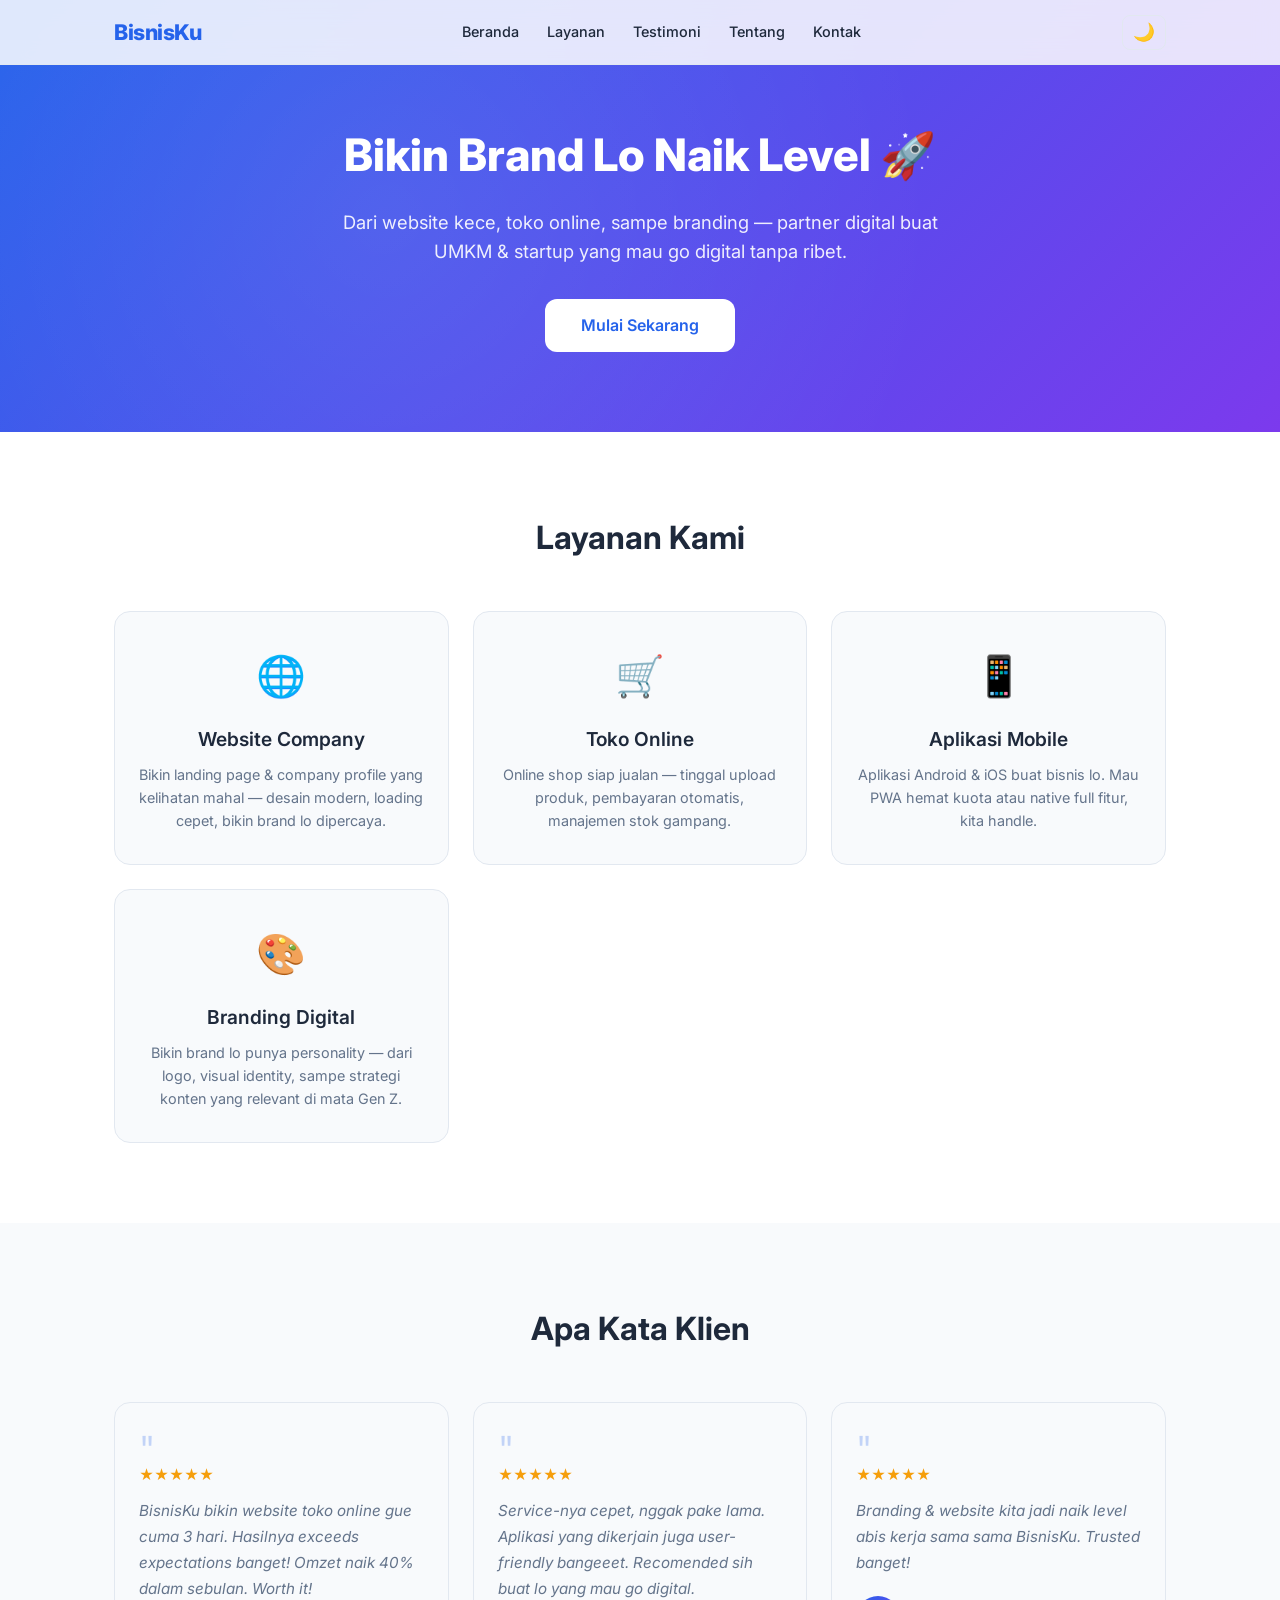
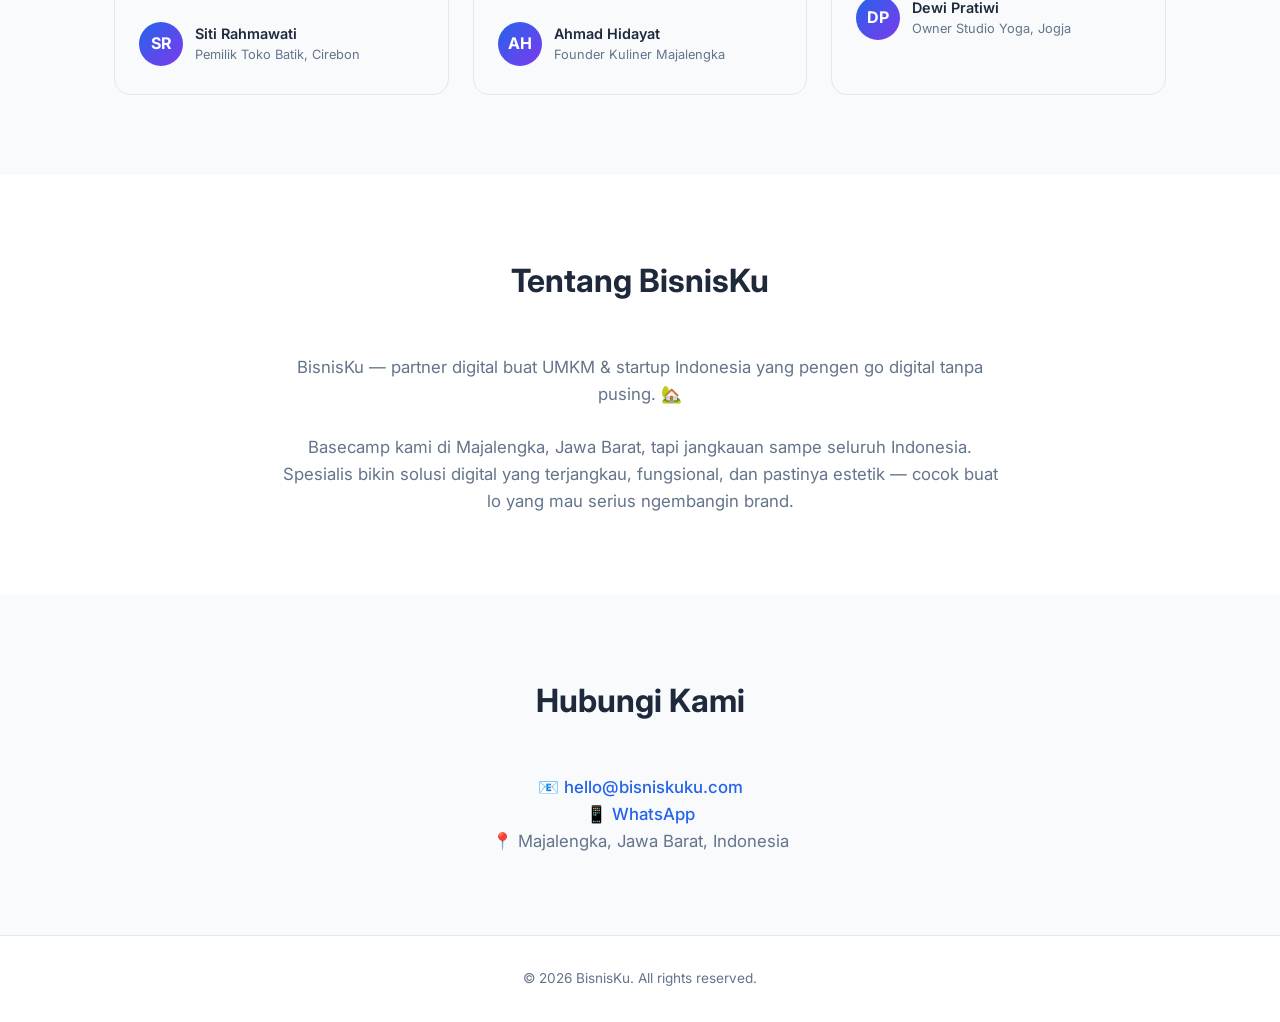
<file: index.html>
<!DOCTYPE html>
<html lang="id" data-theme="light">
<head>
  <meta charset="UTF-8" />
  <meta name="viewport" content="width=device-width, initial-scale=1.0" />
  <title>BisnisKu - Partner Digital UMKM & Startup</title>
  <link href="https://fonts.googleapis.com/css2?family=Inter:wght@400;500;600;700;800&display=swap" rel="stylesheet" />
  <style>
    /* ========== RESET & BASE ========== */
    * { margin: 0; padding: 0; box-sizing: border-box; }
    body {
      font-family: 'Inter', sans-serif;
      background: var(--bg);
      color: var(--text);
      line-height: 1.6;
      transition: background 0.3s, color 0.3s;
    }
    a { text-decoration: none; color: inherit; }
    ul { list-style: none; }
    .container { max-width: 1100px; margin: 0 auto; padding: 0 24px; }

    /* ========== THEME ========== */
    :root {
      --bg: #ffffff;
      --text: #1e293b;
      --text-secondary: #64748b;
      --card-bg: #f8fafc;
      --card-border: #e2e8f0;
      --nav-bg: rgba(255,255,255,0.85);
      --hero-from: #2563eb;
      --hero-to: #1d4ed8;
    }
    [data-theme="dark"] {
      --bg: #0f172a;
      --text: #f1f5f9;
      --text-secondary: #94a3b8;
      --card-bg: #1e293b;
      --card-border: #334155;
      --nav-bg: rgba(15,23,42,0.85);
      --hero-from: #1d4ed8;
      --hero-to: #1e3a8a;
    }

    /* ========== NAVBAR ========== */
    nav {
      position: fixed; top: 0; left: 0; right: 0;
      z-index: 1000;
      background: var(--nav-bg);
      backdrop-filter: blur(12px);
      -webkit-backdrop-filter: blur(12px);
      border-bottom: 1px solid var(--card-border);
      transition: background 0.3s;
    }
    nav .container {
      display: flex; align-items: center; justify-content: space-between;
      height: 64px;
    }
    .logo { font-weight: 800; font-size: 1.35rem; color: var(--hero-from); letter-spacing: -0.5px; }
    .nav-links { display: flex; gap: 28px; align-items: center; }
    .nav-links a {
      font-size: 0.9rem; font-weight: 500; color: var(--text);
      transition: color 0.2s;
    }
    .nav-links a:hover { color: var(--hero-from); }
    .theme-btn {
      background: none; border: 1px solid var(--card-border); border-radius: 8px;
      padding: 6px 10px; cursor: pointer; font-size: 1.1rem;
      transition: background 0.2s;
    }
    .theme-btn:hover { background: var(--card-bg); }
    .menu-btn { display: none; background: none; border: none; font-size: 1.5rem; cursor: pointer; color: var(--text); }

    /* ========== HERO ========== */
    @keyframes gradientFlow {
      0%   { background-position: 0% 50%; }
      50%  { background-position: 100% 50%; }
      100% { background-position: 0% 50%; }
    }

    .hero {
      background: linear-gradient(135deg, var(--hero-from), #7c3aed, var(--hero-to), #0891b2, var(--hero-from));
      background-size: 400% 400%;
      color: #fff;
      text-align: center;
      padding: 120px 0 80px;
      animation: gradientFlow 12s ease infinite;
      position: relative;
      overflow: hidden;
    }

    .hero::before {
      content: '';
      position: absolute;
      inset: 0;
      background: radial-gradient(circle at 30% 50%, rgba(255,255,255,0.08) 0%, transparent 60%);
      pointer-events: none;
    }

    .hero h1 { font-size: 2.8rem; font-weight: 800; margin-bottom: 16px; position: relative; }
    .hero p { font-size: 1.15rem; opacity: 0.9; max-width: 600px; margin: 0 auto 32px; position: relative; }
    .hero .btn {
      display: inline-block; background: #fff; color: #2563eb; padding: 14px 36px;
      border-radius: 12px; font-weight: 600; font-size: 1rem;
      transition: transform 0.2s, box-shadow 0.2s; position: relative;
    }
    .hero .btn:hover { transform: translateY(-2px); box-shadow: 0 8px 24px rgba(0,0,0,0.15); }

    /* ========== SECTIONS ========== */
    section { padding: 80px 0; }

    .section-title {
      text-align: center;
      font-size: 2rem;
      font-weight: 700;
      margin-bottom: 48px;
    }

    .services-grid {
      display: grid;
      grid-template-columns: repeat(auto-fit, minmax(260px, 1fr));
      gap: 24px;
    }
    .service-card {
      background: var(--card-bg);
      border: 1px solid var(--card-border);
      border-radius: 16px;
      padding: 32px 24px;
      text-align: center;
      transition: transform 0.2s, box-shadow 0.2s;
    }
    .service-card:hover {
      transform: translateY(-4px);
      box-shadow: 0 8px 24px rgba(0,0,0,0.08);
    }
    .service-card .icon { font-size: 2.5rem; margin-bottom: 16px; }
    .service-card h3 { font-size: 1.2rem; font-weight: 600; margin-bottom: 8px; }
    .service-card p { font-size: 0.9rem; color: var(--text-secondary); }

    .about-text {
      max-width: 720px;
      margin: 0 auto;
      text-align: center;
      font-size: 1.05rem;
      color: var(--text-secondary);
    }

    /* ========== TESTIMONIALS ========== */
    .testimonials-grid {
      display: grid;
      grid-template-columns: repeat(auto-fit, minmax(300px, 1fr));
      gap: 24px;
    }
    .testimonial-card {
      background: var(--card-bg);
      border: 1px solid var(--card-border);
      border-radius: 16px;
      padding: 28px 24px;
      position: relative;
    }
    .testimonial-card .quote {
      font-size: 2.5rem;
      color: var(--hero-from);
      opacity: 0.25;
      line-height: 1;
      margin-bottom: -8px;
    }
    .testimonial-card p {
      font-size: 0.95rem;
      color: var(--text-secondary);
      font-style: italic;
      margin-bottom: 20px;
      line-height: 1.7;
    }
    .testimonial-card .author {
      display: flex;
      align-items: center;
      gap: 12px;
    }
    .testimonial-card .avatar {
      width: 44px; height: 44px;
      border-radius: 50%;
      background: linear-gradient(135deg, var(--hero-from), #7c3aed);
      display: flex; align-items: center; justify-content: center;
      color: #fff; font-weight: 700; font-size: 1rem;
      flex-shrink: 0;
    }
    .testimonial-card .name { font-weight: 600; font-size: 0.9rem; }
    .testimonial-card .role { font-size: 0.8rem; color: var(--text-secondary); }
    .testimonial-card .stars { color: #f59e0b; font-size: 0.9rem; margin-bottom: 12px; }

    .contact-info {
      text-align: center;
      font-size: 1.05rem;
      color: var(--text-secondary);
    }
    .contact-info a { color: var(--hero-from); font-weight: 500; }

    /* ========== FOOTER ========== */
    footer {
      text-align: center;
      padding: 32px 0;
      border-top: 1px solid var(--card-border);
      color: var(--text-secondary);
      font-size: 0.85rem;
    }

    /* ========== RESPONSIVE ========== */
    @media (max-width: 768px) {
      .nav-links { display: none; }
      .menu-btn { display: block; }
      .nav-links.open { display: flex; flex-direction: column; position: absolute; top: 64px; left: 0; right: 0; background: var(--nav-bg); backdrop-filter: blur(12px); padding: 16px 24px; border-bottom: 1px solid var(--card-border); }
      .hero h1 { font-size: 2rem; }
      .hero p { font-size: 1rem; }
      .services-grid { grid-template-columns: 1fr; }
      .testimonials-grid { grid-template-columns: 1fr; }
    }
  </style>
</head>
<body>

  <!-- NAVBAR -->
  <nav>
    <div class="container">
      <a href="#" class="logo">BisnisKu</a>
      <ul class="nav-links" id="navLinks">
        <li><a href="#beranda">Beranda</a></li>
        <li><a href="services.html">Layanan</a></li>
        <li><a href="#testimoni">Testimoni</a></li>
        <li><a href="#tentang">Tentang</a></li>
        <li><a href="#kontak">Kontak</a></li>
      </ul>
      <div style="display:flex;gap:8px;align-items:center;">
        <button class="theme-btn" onclick="toggleTheme()" id="themeToggle">🌙</button>
        <button class="menu-btn" onclick="toggleMenu()">☰</button>
      </div>
    </div>
  </nav>

  <!-- HERO -->
  <section class="hero" id="beranda">
    <div class="container">
      <h1>Bikin Brand Lo Naik Level 🚀</h1>
      <p>Dari website kece, toko online, sampe branding — partner digital buat UMKM & startup yang mau go digital tanpa ribet.</p>
      <a href="services.html" class="btn">Mulai Sekarang</a>
    </div>
  </section>

  <!-- LAYANAN -->
  <section id="layanan">
    <div class="container">
      <h2 class="section-title">Layanan Kami</h2>
      <div class="services-grid">
        <div class="service-card">
          <div class="icon">🌐</div>
          <h3>Website Company</h3>
          <p>Bikin landing page & company profile yang kelihatan mahal — desain modern, loading cepet, bikin brand lo dipercaya.</p>
        </div>
        <div class="service-card">
          <div class="icon">🛒</div>
          <h3>Toko Online</h3>
          <p>Online shop siap jualan — tinggal upload produk, pembayaran otomatis, manajemen stok gampang.</p>
        </div>
        <div class="service-card">
          <div class="icon">📱</div>
          <h3>Aplikasi Mobile</h3>
          <p>Aplikasi Android & iOS buat bisnis lo. Mau PWA hemat kuota atau native full fitur, kita handle.</p>
        </div>
        <div class="service-card">
          <div class="icon">🎨</div>
          <h3>Branding Digital</h3>
          <p>Bikin brand lo punya personality — dari logo, visual identity, sampe strategi konten yang relevant di mata Gen Z.</p>
        </div>
      </div>
    </div>
  </section>

  <!-- TESTIMONIALS -->
  <section id="testimoni" style="background:var(--card-bg);">
    <div class="container">
      <h2 class="section-title">Apa Kata Klien</h2>
      <div class="testimonials-grid">
        <div class="testimonial-card">
          <div class="quote">"</div>
          <div class="stars">★★★★★</div>
          <p>BisnisKu bikin website toko online gue cuma 3 hari. Hasilnya exceeds expectations banget! Omzet naik 40% dalam sebulan. Worth it!</p>
          <div class="author">
            <div class="avatar">SR</div>
            <div>
              <div class="name">Siti Rahmawati</div>
              <div class="role">Pemilik Toko Batik, Cirebon</div>
            </div>
          </div>
        </div>
        <div class="testimonial-card">
          <div class="quote">"</div>
          <div class="stars">★★★★★</div>
          <p>Service-nya cepet, nggak pake lama. Aplikasi yang dikerjain juga user-friendly bangeeet. Recomended sih buat lo yang mau go digital.</p>
          <div class="author">
            <div class="avatar">AH</div>
            <div>
              <div class="name">Ahmad Hidayat</div>
              <div class="role">Founder Kuliner Majalengka</div>
            </div>
          </div>
        </div>
        <div class="testimonial-card">
          <div class="quote">"</div>
          <div class="stars">★★★★★</div>
          <p>Branding & website kita jadi naik level abis kerja sama sama BisnisKu. Trusted banget!</p>
          <div class="author">
            <div class="avatar">DP</div>
            <div>
              <div class="name">Dewi Pratiwi</div>
              <div class="role">Owner Studio Yoga, Jogja</div>
            </div>
          </div>
        </div>
      </div>
    </div>
  </section>

  <!-- TENTANG -->
  <section id="tentang">
    <div class="container">
      <h2 class="section-title">Tentang BisnisKu</h2>
      <p class="about-text">
        BisnisKu — partner digital buat UMKM & startup Indonesia yang pengen go digital tanpa pusing. 🏡<br/><br/>
        Basecamp kami di Majalengka, Jawa Barat, tapi jangkauan sampe seluruh Indonesia. Spesialis bikin solusi digital yang terjangkau, fungsional, dan pastinya estetik — cocok buat lo yang mau serius ngembangin brand.
      </p>
    </div>
  </section>

  <!-- KONTAK -->
  <section id="kontak" style="background:var(--card-bg);">
    <div class="container">
      <h2 class="section-title">Hubungi Kami</h2>
      <p class="contact-info">
        📧 <a href="mailto:hello@bisniskuku.com">hello@bisniskuku.com</a><br/>
        📱 <a href="https://wa.me/6281234567890">WhatsApp</a><br/>
        📍 Majalengka, Jawa Barat, Indonesia
      </p>
    </div>
  </section>

  <!-- FOOTER -->
  <footer>
    <div class="container">
      &copy; 2026 BisnisKu. All rights reserved.
    </div>
  </footer>

  <script>
    function toggleTheme() {
      const html = document.documentElement;
      const isLight = html.getAttribute('data-theme') === 'light';
      html.setAttribute('data-theme', isLight ? 'dark' : 'light');
      document.getElementById('themeToggle').textContent = isLight ? '☀️' : '🌙';
    }
    function toggleMenu() {
      document.getElementById('navLinks').classList.toggle('open');
    }
  </script>

</body>
</html>
</file>
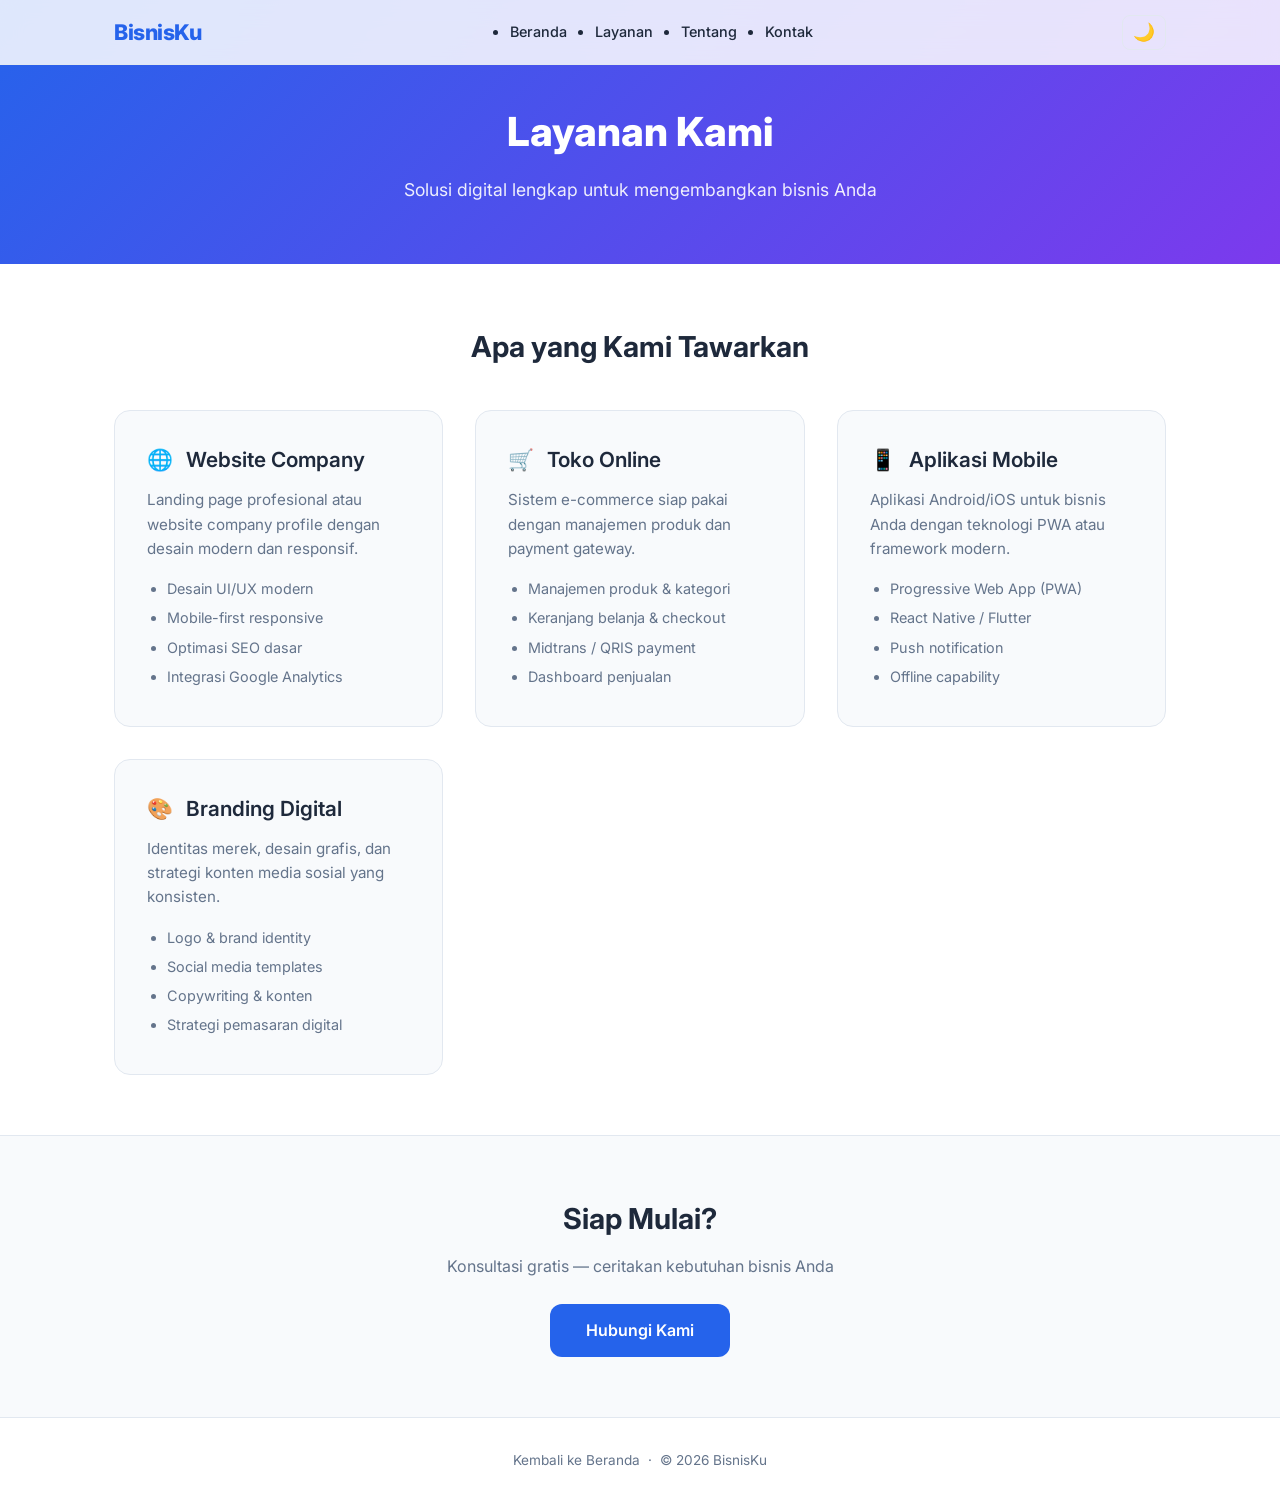
<file: services.html>
<!DOCTYPE html>
<html lang="id" data-theme="light">
<head>
  <meta charset="UTF-8" />
  <meta name="viewport" content="width=device-width, initial-scale=1.0" />
  <title>Layanan - BisnisKu</title>
  <link href="https://fonts.googleapis.com/css2?family=Inter:wght@400;500;600;700;800&display=swap" rel="stylesheet" />
  <style>
    * { margin: 0; padding: 0; box-sizing: border-box; }
    body {
      font-family: 'Inter', sans-serif;
      background: var(--bg);
      color: var(--text);
      line-height: 1.6;
      transition: background 0.3s, color 0.3s;
    }
    a { text-decoration: none; color: inherit; }
    .container { max-width: 1100px; margin: 0 auto; padding: 0 24px; }

    :root {
      --bg: #ffffff;
      --text: #1e293b;
      --text-secondary: #64748b;
      --card-bg: #f8fafc;
      --card-border: #e2e8f0;
      --nav-bg: rgba(255,255,255,0.85);
    }
    [data-theme="dark"] {
      --bg: #0f172a;
      --text: #f1f5f9;
      --text-secondary: #94a3b8;
      --card-bg: #1e293b;
      --card-border: #334155;
      --nav-bg: rgba(15,23,42,0.85);
    }

    nav {
      position: fixed; top: 0; left: 0; right: 0; z-index: 1000;
      background: var(--nav-bg);
      backdrop-filter: blur(12px);
      -webkit-backdrop-filter: blur(12px);
      border-bottom: 1px solid var(--card-border);
    }
    nav .container {
      display: flex; align-items: center; justify-content: space-between;
      height: 64px;
    }
    .logo { font-weight: 800; font-size: 1.35rem; color: #2563eb; letter-spacing: -0.5px; }
    .nav-links { display: flex; gap: 28px; align-items: center; }
    .nav-links a { font-size: 0.9rem; font-weight: 500; transition: color 0.2s; }
    .nav-links a:hover { color: #2563eb; }
    .theme-btn {
      background: none; border: 1px solid var(--card-border); border-radius: 8px;
      padding: 6px 10px; cursor: pointer; font-size: 1.1rem;
    }
    .theme-btn:hover { background: var(--card-bg); }

    @keyframes gradientFlow {
      0%   { background-position: 0% 50%; }
      50%  { background-position: 100% 50%; }
      100% { background-position: 0% 50%; }
    }

    .page-header {
      background: linear-gradient(135deg, #2563eb, #7c3aed, #1d4ed8, #0891b2, #2563eb);
      background-size: 400% 400%;
      color: #fff;
      text-align: center;
      padding: 100px 0 60px;
      animation: gradientFlow 12s ease infinite;
    }
    .page-header h1 { font-size: 2.5rem; font-weight: 800; margin-bottom: 12px; }
    .page-header p { font-size: 1.1rem; opacity: 0.9; }

    section.detail { padding: 60px 0; }
    .section-title {
      font-size: 1.8rem;
      font-weight: 700;
      margin-bottom: 32px;
      text-align: center;
    }

    .service-detail {
      display: grid;
      grid-template-columns: repeat(auto-fit, minmax(300px, 1fr));
      gap: 32px;
      margin-top: 40px;
    }
    .service-item {
      background: var(--card-bg);
      border: 1px solid var(--card-border);
      border-radius: 16px;
      padding: 32px;
    }
    .service-item h3 { font-size: 1.3rem; font-weight: 600; margin-bottom: 12px; }
    .service-item h3 span { margin-right: 8px; }
    .service-item p { color: var(--text-secondary); font-size: 0.95rem; margin-bottom: 16px; }
    .service-item ul { padding-left: 20px; }
    .service-item ul li { list-style: disc; color: var(--text-secondary); font-size: 0.9rem; margin-bottom: 6px; }

    .cta-section {
      background: var(--card-bg);
      border-top: 1px solid var(--card-border);
      text-align: center;
      padding: 60px 0;
    }
    .cta-section h2 { font-size: 1.8rem; font-weight: 700; margin-bottom: 12px; }
    .cta-section p { color: var(--text-secondary); margin-bottom: 24px; }
    .cta-section .btn {
      display: inline-block; background: #2563eb; color: #fff; padding: 14px 36px;
      border-radius: 12px; font-weight: 600;
      transition: transform 0.2s, box-shadow 0.2s;
    }
    .cta-section .btn:hover { transform: translateY(-2px); box-shadow: 0 8px 24px rgba(37,99,235,0.3); }

    footer {
      text-align: center; padding: 32px 0;
      border-top: 1px solid var(--card-border);
      color: var(--text-secondary); font-size: 0.85rem;
    }

    @media (max-width: 768px) {
      .page-header h1 { font-size: 1.8rem; }
      .service-detail { grid-template-columns: 1fr; }
    }
  </style>
</head>
<body>

  <nav>
    <div class="container">
      <a href="index.html" class="logo">BisnisKu</a>
      <ul class="nav-links">
        <li><a href="index.html">Beranda</a></li>
        <li><a href="services.html">Layanan</a></li>
        <li><a href="index.html#tentang">Tentang</a></li>
        <li><a href="index.html#kontak">Kontak</a></li>
      </ul>
      <button class="theme-btn" onclick="toggleTheme()" id="themeToggle">🌙</button>
    </div>
  </nav>

  <div class="page-header">
    <div class="container">
      <h1>Layanan Kami</h1>
      <p>Solusi digital lengkap untuk mengembangkan bisnis Anda</p>
    </div>
  </div>

  <section class="detail">
    <div class="container">
      <h2 class="section-title">Apa yang Kami Tawarkan</h2>
      <div class="service-detail">
        <div class="service-item">
          <h3><span>🌐</span> Website Company</h3>
          <p>Landing page profesional atau website company profile dengan desain modern dan responsif.</p>
          <ul>
            <li>Desain UI/UX modern</li>
            <li>Mobile-first responsive</li>
            <li>Optimasi SEO dasar</li>
            <li>Integrasi Google Analytics</li>
          </ul>
        </div>
        <div class="service-item">
          <h3><span>🛒</span> Toko Online</h3>
          <p>Sistem e-commerce siap pakai dengan manajemen produk dan payment gateway.</p>
          <ul>
            <li>Manajemen produk & kategori</li>
            <li>Keranjang belanja & checkout</li>
            <li>Midtrans / QRIS payment</li>
            <li>Dashboard penjualan</li>
          </ul>
        </div>
        <div class="service-item">
          <h3><span>📱</span> Aplikasi Mobile</h3>
          <p>Aplikasi Android/iOS untuk bisnis Anda dengan teknologi PWA atau framework modern.</p>
          <ul>
            <li>Progressive Web App (PWA)</li>
            <li>React Native / Flutter</li>
            <li>Push notification</li>
            <li>Offline capability</li>
          </ul>
        </div>
        <div class="service-item">
          <h3><span>🎨</span> Branding Digital</h3>
          <p>Identitas merek, desain grafis, dan strategi konten media sosial yang konsisten.</p>
          <ul>
            <li>Logo & brand identity</li>
            <li>Social media templates</li>
            <li>Copywriting & konten</li>
            <li>Strategi pemasaran digital</li>
          </ul>
        </div>
      </div>
    </div>
  </section>

  <section class="cta-section">
    <div class="container">
      <h2>Siap Mulai?</h2>
      <p>Konsultasi gratis — ceritakan kebutuhan bisnis Anda</p>
      <a href="https://wa.me/6281234567890" class="btn">Hubungi Kami</a>
    </div>
  </section>

  <footer>
    <div class="container">
      <a href="index.html">Kembali ke Beranda</a> &nbsp;·&nbsp; &copy; 2026 BisnisKu
    </div>
  </footer>

  <script>
    function toggleTheme() {
      const html = document.documentElement;
      const isLight = html.getAttribute('data-theme') === 'light';
      html.setAttribute('data-theme', isLight ? 'dark' : 'light');
      document.getElementById('themeToggle').textContent = isLight ? '☀️' : '🌙';
    }
  </script>

</body>
</html>
</file>
